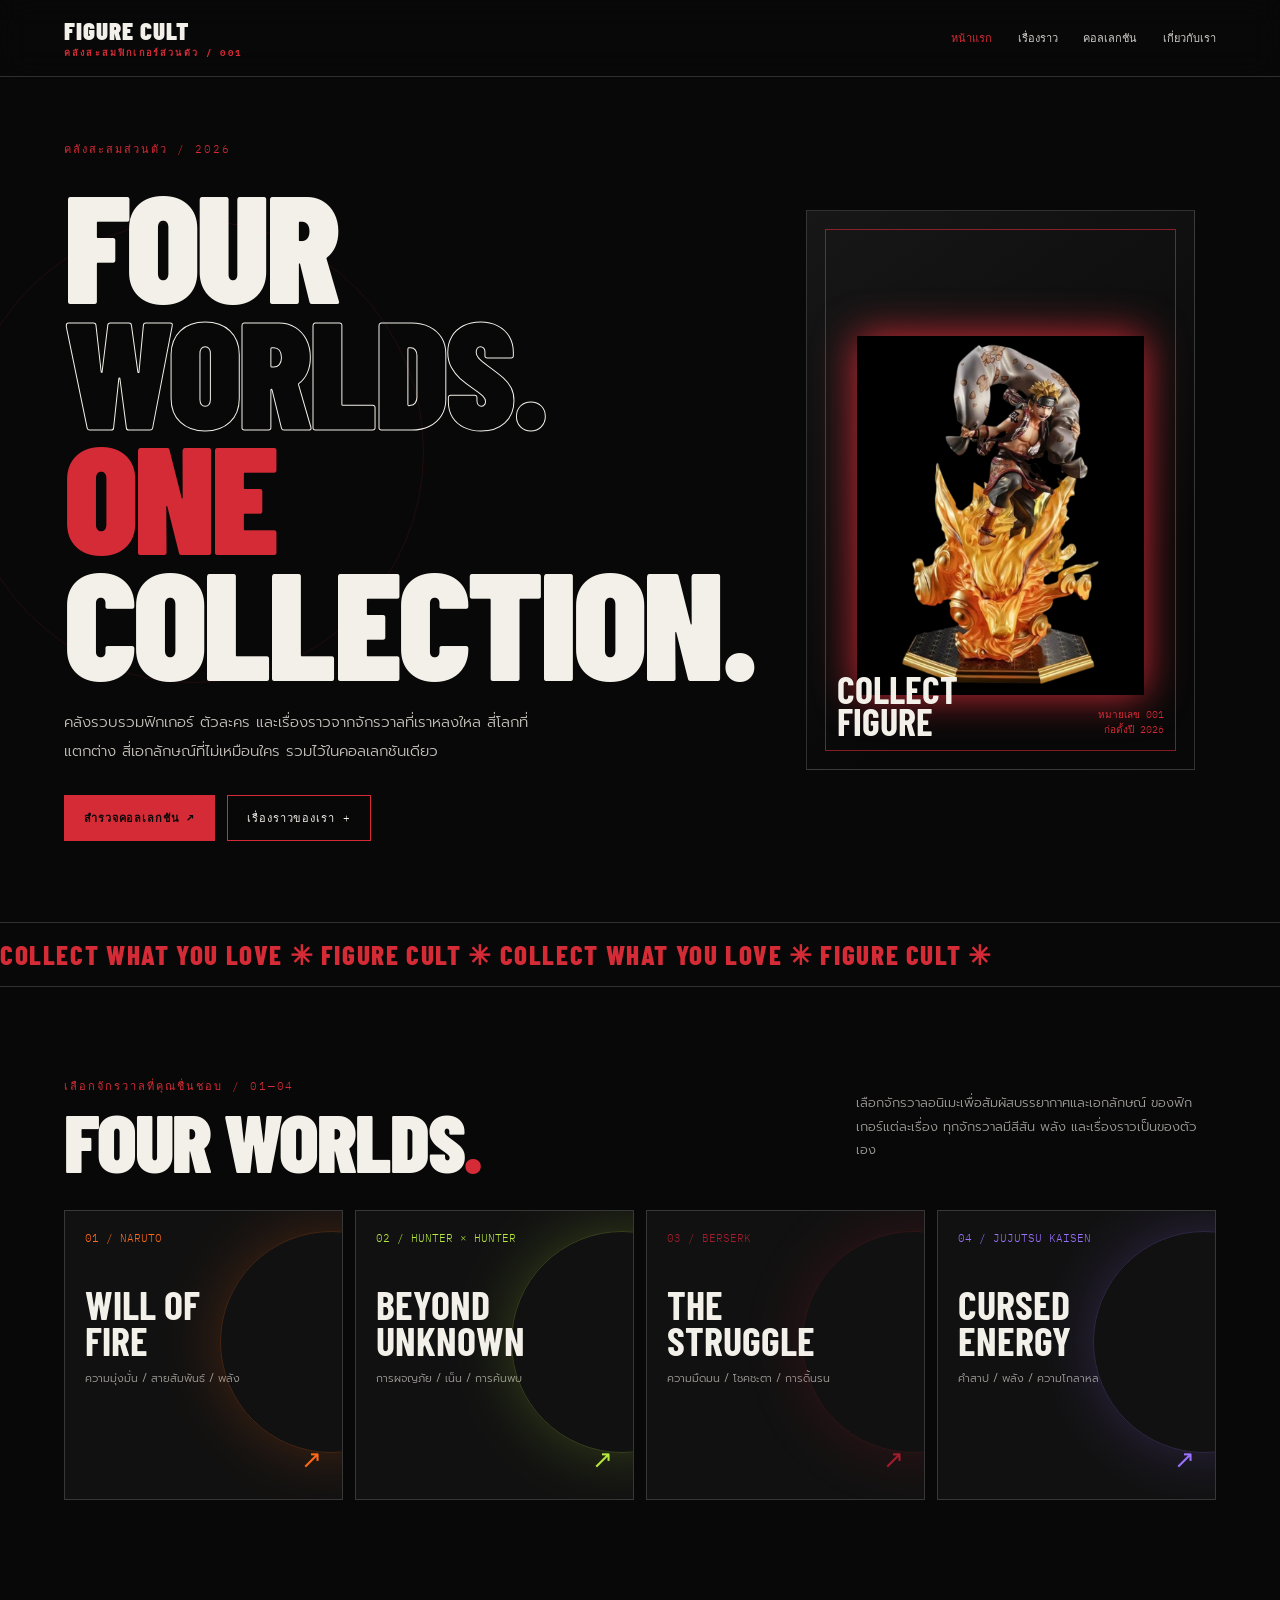
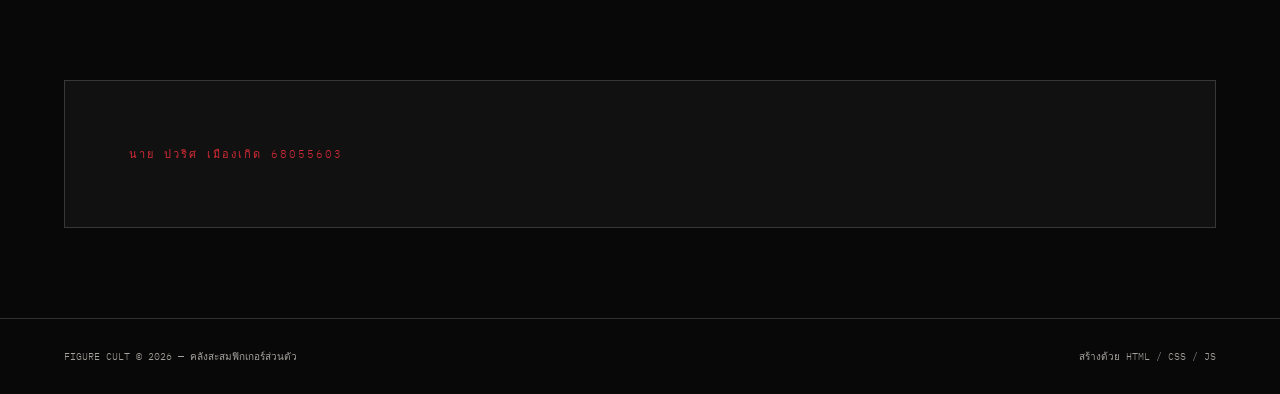
<file: index.html>
<!doctype html>
<html lang="th">
<head>
  <meta charset="utf-8">
  <meta name="viewport" content="width=device-width,initial-scale=1">
  <meta name="theme-color" content="#080808">
  <title>FIGURE CULT — คลังสะสมฟิกเกอร์ส่วนตัว</title>
  <link rel="stylesheet" href="styles.css">
</head>

<body data-theme="default">

<header class="site-header">
  <a class="brand" href="index.html">
    FIGURE CULT
    <span>คลังสะสมฟิกเกอร์ส่วนตัว / 001</span>
  </a>

  <button class="menu-toggle" aria-label="เปิดเมนู" aria-expanded="false">
    เมนู ☰
  </button>

  <nav class="nav">
    <a href="index.html" data-nav="home">หน้าแรก</a>
    <a href="story.html" data-nav="story">เรื่องราว</a>
    <a href="collection.html" data-nav="collection">คอลเลกชัน</a>
    <a href="about.html" data-nav="about">เกี่ยวกับเรา</a>
  </nav>
</header>

<main>

<section class="container hero">

  <div class="hero-copy">
    <div class="eyebrow">คลังสะสมส่วนตัว / 2026</div>

    <h1 class="display">
      FOUR<br>
      <span class="outline">WORLDS.</span><br>
      <span class="accent">ONE</span><br>
      COLLECTION.
    </h1>

    <p class="hero-desc">
      คลังรวบรวมฟิกเกอร์ ตัวละคร และเรื่องราวจากจักรวาลที่เราหลงใหล
      สี่โลกที่แตกต่าง สี่เอกลักษณ์ที่ไม่เหมือนใคร
      รวมไว้ในคอลเลกชันเดียว
    </p>

    <div class="hero-actions">
      <a class="btn primary" href="collection.html">
        สำรวจคอลเลกชัน ↗
      </a>

      <a class="btn" href="story.html">
        เรื่องราวของเรา +
      </a>
    </div>
  </div>

  <div class="hero-art">
    <span class="vertical-tag">วัตถุ / เรื่องราว / ความหลงใหล</span>

    <div class="art-frame">
      <div class="art-glow"></div>

      <div class="figure-silhouette">
        <!-- เปลี่ยนจาก SVG เป็นรูปภาพจริง (เลือกใช้ naruto.png) -->
        <img src="images/naruto.png" alt="Featured Figure" style="width: 100%; height: 100%; object-fit: contain;">
      </div>

      <div class="art-caption">
        <strong>COLLECT<br>FIGURE</strong>
        <small>หมายเลข 001<br>ก่อตั้งปี 2026</small>
      </div>
    </div>
  </div>

</section>

<div class="ticker">
  <span>
    COLLECT WHAT YOU LOVE ✳ FIGURE CULT ✳
    COLLECT WHAT YOU LOVE ✳ FIGURE CULT ✳
  </span>
</div>

<section class="section container">

  <div class="section-head">
    <div>
      <div class="eyebrow">เลือกจักรวาลที่คุณชื่นชอบ / 01—04</div>
      <h2 class="display">
        FOUR WORLDS<span style="color:var(--accent)">.</span>
      </h2>
    </div>

    <p>
      เลือกจักรวาลอนิเมะเพื่อสัมผัสบรรยากาศและเอกลักษณ์
      ของฟิกเกอร์แต่ละเรื่อง ทุกจักรวาลมีสีสัน พลัง
      และเรื่องราวเป็นของตัวเอง
    </p>
  </div>

  <div class="world-grid">

    <a class="world-card" href="collection.html?series=naruto" data-theme-link="naruto" style="--card-accent:#ff6b16">
      <span class="number">01 / NARUTO</span>
      <div>
        <h3>WILL OF<br>FIRE</h3>
        <p>ความมุ่งมั่น / สายสัมพันธ์ / พลัง</p>
      </div>
      <span class="arrow">↗</span>
    </a>

    <a class="world-card" href="collection.html?series=hxh" data-theme-link="hxh" style="--card-accent:#b7e83f">
      <span class="number">02 / HUNTER × HUNTER</span>
      <div>
        <h3>BEYOND<br>UNKNOWN</h3>
        <p>การผจญภัย / เน็น / การค้นพบ</p>
      </div>
      <span class="arrow">↗</span>
    </a>

    <a class="world-card" href="collection.html?series=berserk" data-theme-link="berserk" style="--card-accent:#a51d2d">
      <span class="number">03 / BERSERK</span>
      <div>
        <h3>THE<br>STRUGGLE</h3>
        <p>ความมืดมน / โชคชะตา / การดิ้นรน</p>
      </div>
      <span class="arrow">↗</span>
    </a>

    <a class="world-card" href="collection.html?series=jjk" data-theme-link="jjk" style="--card-accent:#9b73ff">
      <span class="number">04 / JUJUTSU KAISEN</span>
      <div>
        <h3>CURSED<br>ENERGY</h3>
        <p>คำสาป / พลัง / ความโกลาหล</p>
      </div>
      <span class="arrow">↗</span>
    </a>

  </div>

</section>

<section class="container section">
  <div class="story-strip">
    <div>
      <div class="eyebrow">นาย ปวริศ เมืองเกิด 68055603</div>
    </div>
  </div>
</section>

</main>

<footer class="footer">
  <span>FIGURE CULT © 2026 — คลังสะสมฟิกเกอร์ส่วนตัว</span>
  <span>สร้างด้วย HTML / CSS / JS</span>
</footer>

<script src="script.js"></script>

</body>
</html>
</file>
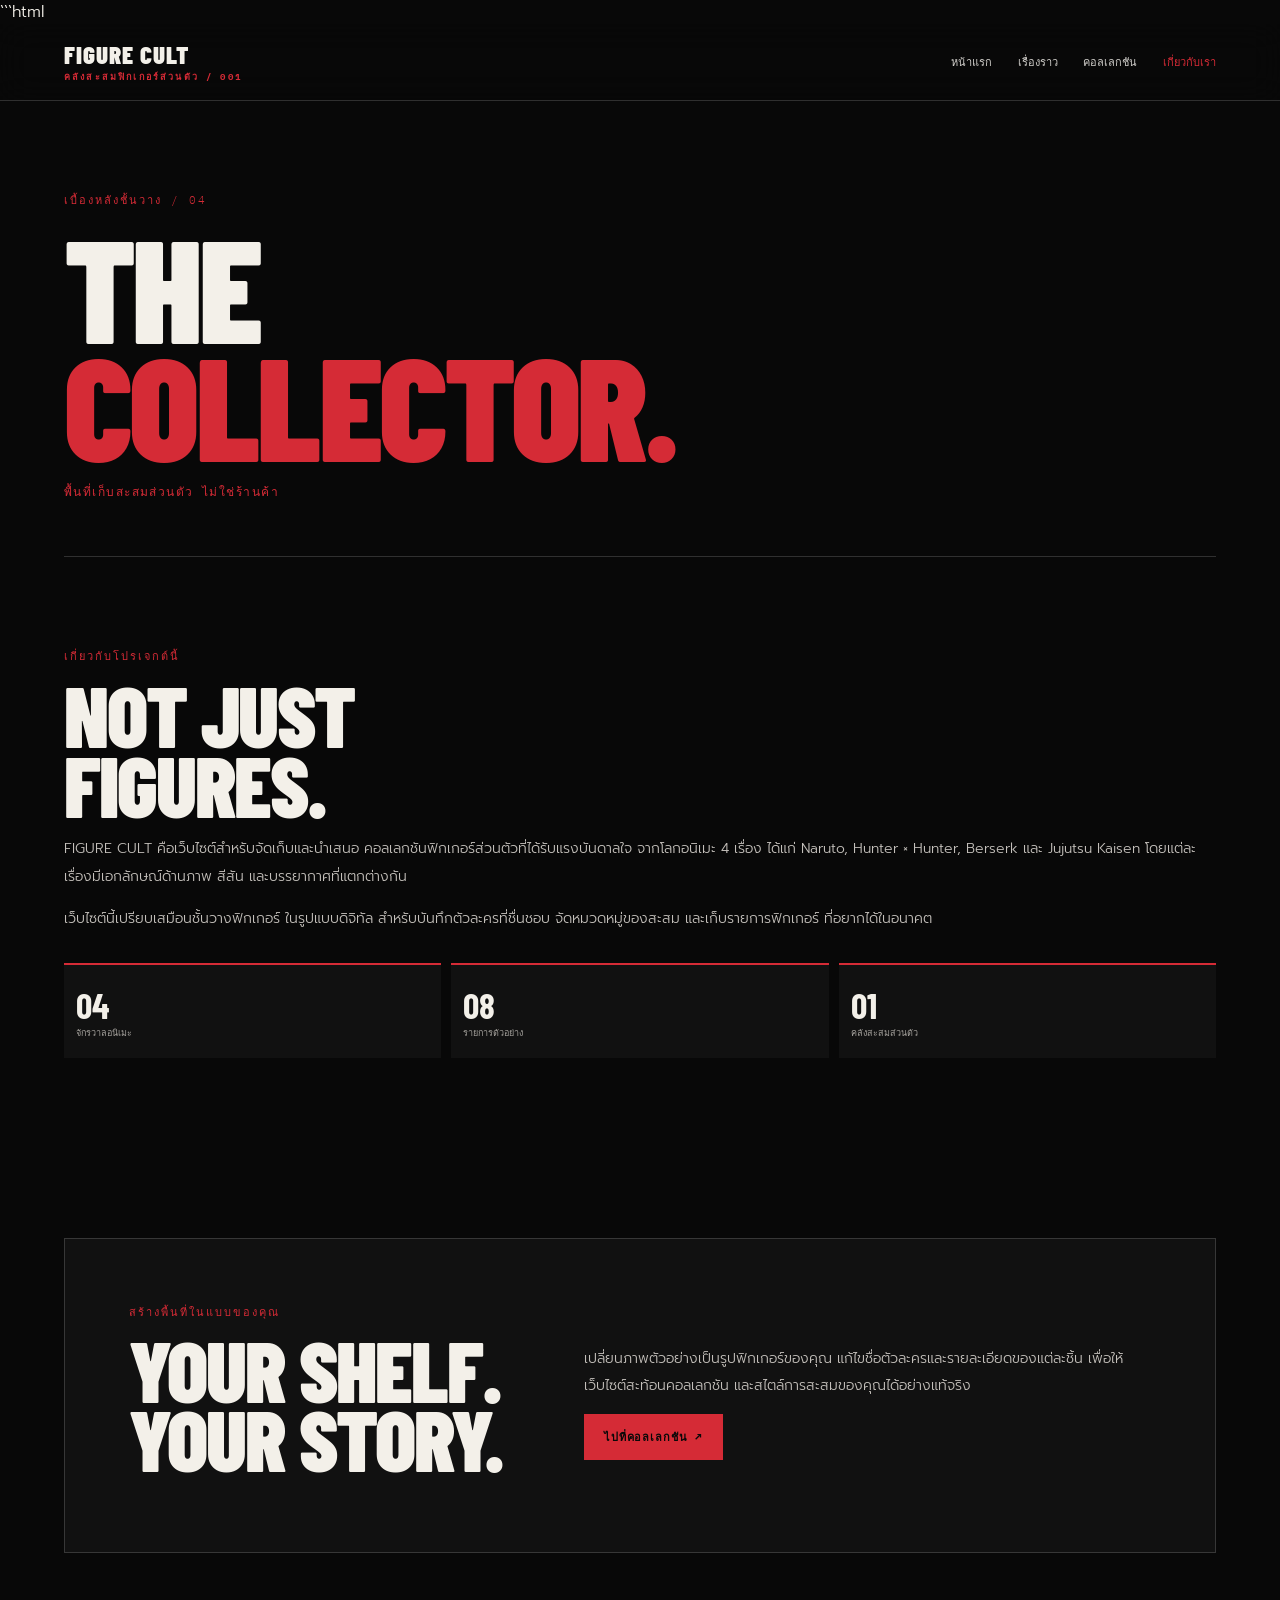
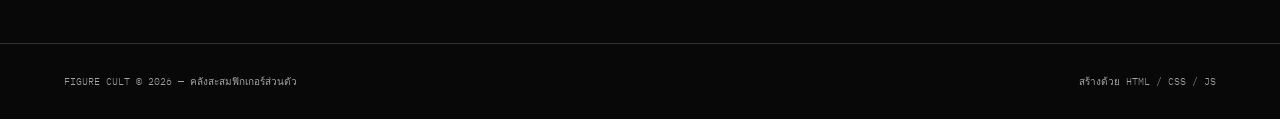
<file: about.html>
```html
<!DOCTYPE html>
<html lang="th">

<head>
    <meta charset="utf-8">
    <meta name="viewport" content="width=device-width, initial-scale=1">

    <title>เกี่ยวกับเรา — FIGURE CULT</title>

    <link rel="stylesheet" href="styles.css">
</head>

<body data-theme="default">

    <!-- NAVIGATION -->
    <header class="site-header">

        <a class="brand" href="index.html">
            FIGURE CULT
            <span>คลังสะสมฟิกเกอร์ส่วนตัว / 001</span>
        </a>

        <button
            class="menu-toggle"
            aria-label="เปิดเมนู"
            aria-expanded="false">
            เมนู ☰
        </button>

        <nav class="nav">
            <a href="index.html" data-nav="home">หน้าแรก</a>
            <a href="story.html" data-nav="story">เรื่องราว</a>
            <a href="collection.html" data-nav="collection">คอลเลกชัน</a>
            <a href="about.html" data-nav="about">เกี่ยวกับเรา</a>
        </nav>

    </header>


    <main class="container">

        <!-- PAGE HERO -->
        <section class="page-hero">

            <div class="eyebrow">
                เบื้องหลังชั้นวาง / 04
            </div>

            <h1 class="display">
                THE<br>
                <span style="color:var(--accent)">COLLECTOR.</span>
            </h1>

            <div class="tagline">
                พื้นที่เก็บสะสมส่วนตัว ไม่ใช่ร้านค้า
            </div>

        </section>


        <!-- ABOUT CONTENT -->
        <section class="section about-layout">

            <div class="about-copy">

                <div class="eyebrow">
                    เกี่ยวกับโปรเจกต์นี้
                </div>

                <h2 class="display">
                    NOT JUST<br>
                    FIGURES.
                </h2>

                <p>
                    FIGURE CULT คือเว็บไซต์สำหรับจัดเก็บและนำเสนอ
                    คอลเลกชันฟิกเกอร์ส่วนตัวที่ได้รับแรงบันดาลใจ
                    จากโลกอนิเมะ 4 เรื่อง ได้แก่ Naruto,
                    Hunter × Hunter, Berserk และ Jujutsu Kaisen
                    โดยแต่ละเรื่องมีเอกลักษณ์ด้านภาพ สีสัน
                    และบรรยากาศที่แตกต่างกัน
                </p>

                <p>
                    เว็บไซต์นี้เปรียบเสมือนชั้นวางฟิกเกอร์
                    ในรูปแบบดิจิทัล สำหรับบันทึกตัวละครที่ชื่นชอบ
                    จัดหมวดหมู่ของสะสม และเก็บรายการฟิกเกอร์
                    ที่อยากได้ในอนาคต
                </p>


                <!-- COLLECTION STATISTICS -->
                <div class="stat-row">

                    <div class="stat">
                        <strong>04</strong>
                        <span>จักรวาลอนิเมะ</span>
                    </div>

                    <div class="stat">
                        <strong>08</strong>
                        <span>รายการตัวอย่าง</span>
                    </div>

                    <div class="stat">
                        <strong>01</strong>
                        <span>คลังสะสมส่วนตัว</span>
                    </div>

                </div>

            </div>

        </section>


        <!-- COLLECTION MESSAGE -->
        <section class="section">

            <div class="story-strip">

                <div>

                    <div class="eyebrow">
                        สร้างพื้นที่ในแบบของคุณ
                    </div>

                    <h2 class="display">
                        YOUR SHELF.<br>
                        YOUR STORY.
                    </h2>

                </div>


                <div>

                    <p>
                        เปลี่ยนภาพตัวอย่างเป็นรูปฟิกเกอร์ของคุณ
                        แก้ไขชื่อตัวละครและรายละเอียดของแต่ละชิ้น
                        เพื่อให้เว็บไซต์สะท้อนคอลเลกชัน
                        และสไตล์การสะสมของคุณได้อย่างแท้จริง
                    </p>

                    <a class="btn primary" href="collection.html">
                        ไปที่คอลเลกชัน ↗
                    </a>

                </div>

            </div>

        </section>

    </main>


    <!-- FOOTER -->
    <footer class="footer">

        <span>
            FIGURE CULT © 2026 — คลังสะสมฟิกเกอร์ส่วนตัว
        </span>

        <span>
            สร้างด้วย HTML / CSS / JS
        </span>

    </footer>


    <!-- FIGURE DETAIL MODAL -->
    <div
        class="modal"
        id="figure-modal"
        role="dialog"
        aria-modal="true"
        aria-label="รายละเอียดฟิกเกอร์">

        <div class="modal-box">

            <button
                class="modal-close"
                aria-label="ปิดรายละเอียด">
                ✕
            </button>

            <div class="modal-art" id="modal-art"></div>

            <div class="modal-content">

                <span class="eyebrow" id="modal-series"></span>

                <h2 id="modal-title"></h2>

                <p id="modal-desc"></p>

                <div class="card-bottom">
                    <span id="modal-type"></span>
                    <span id="modal-status"></span>
                </div>

            </div>

        </div>

    </div>


    <!-- JAVASCRIPT -->
    <script src="script.js"></script>

</body>

</html>
</file>
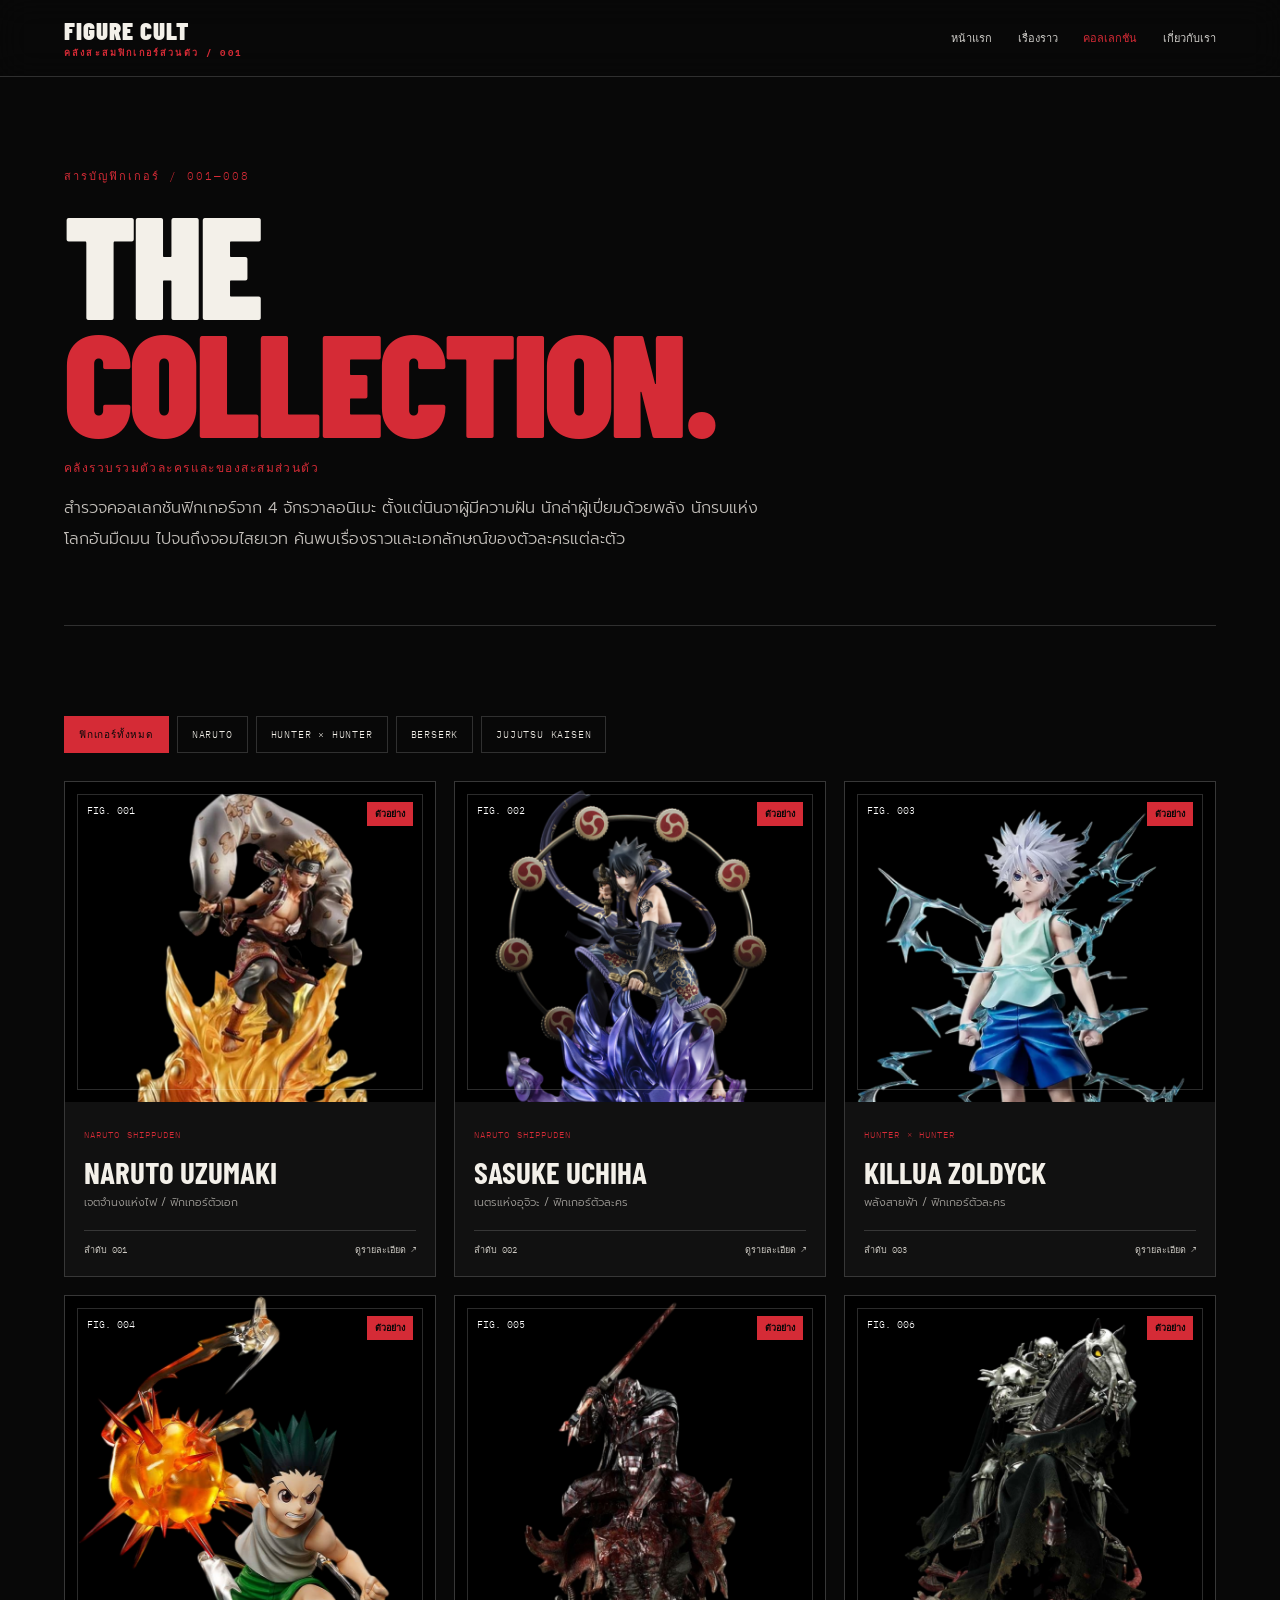
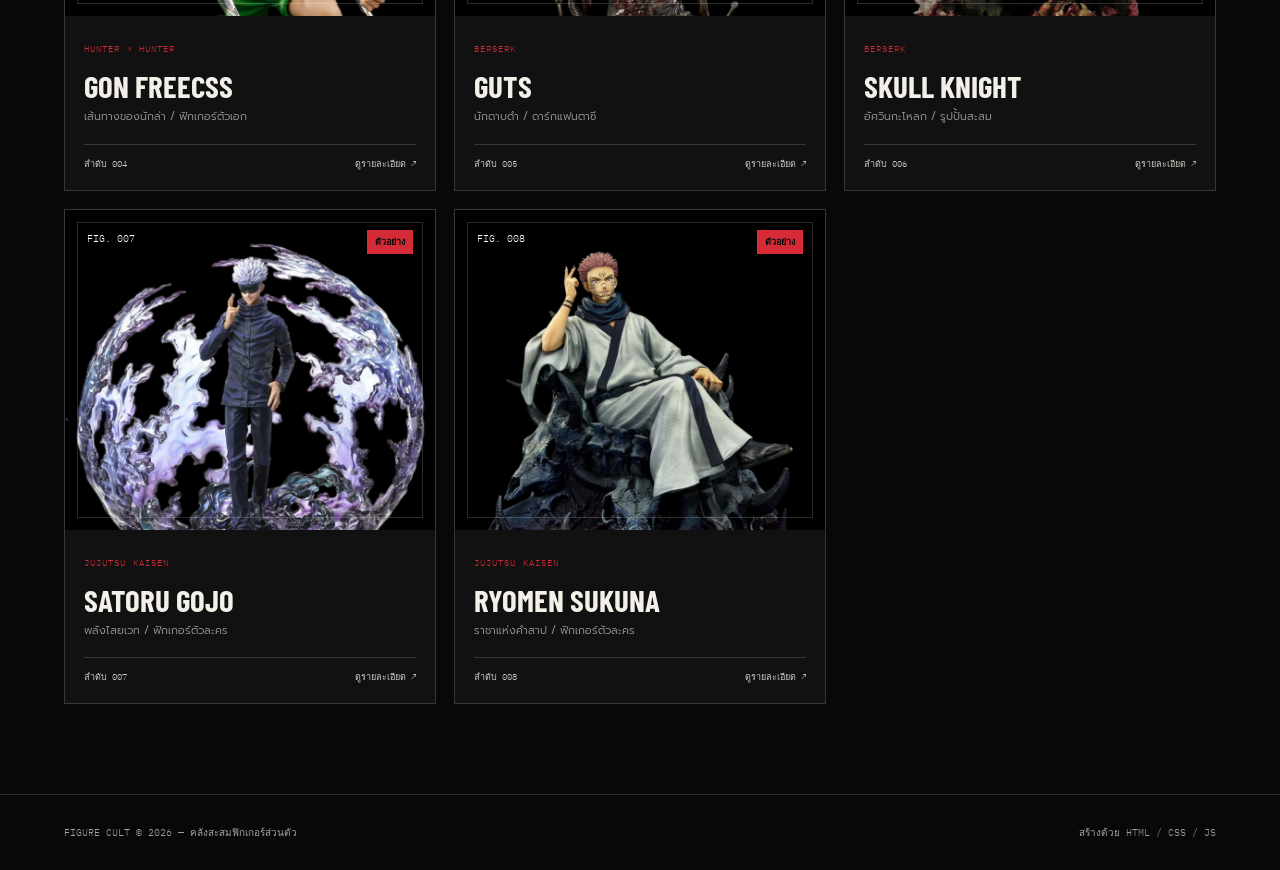
<file: collection.html>
<!doctype html>
<html lang="th">
<head>
  <meta charset="utf-8">
  <meta name="viewport" content="width=device-width,initial-scale=1">
  <title>คอลเลกชัน — FIGURE CULT</title>
  <link rel="stylesheet" href="styles.css">
</head>

<body data-theme="default">

<header class="site-header">
  <a class="brand" href="index.html">
    FIGURE CULT
    <span>คลังสะสมฟิกเกอร์ส่วนตัว / 001</span>
  </a>

  <button class="menu-toggle"
    aria-label="เปิดเมนู"
    aria-expanded="false">
    เมนู ☰
  </button>

  <nav class="nav">
    <a href="index.html" data-nav="home">หน้าแรก</a>
    <a href="story.html" data-nav="story">เรื่องราว</a>
    <a href="collection.html" data-nav="collection">คอลเลกชัน</a>
    <a href="about.html" data-nav="about">เกี่ยวกับเรา</a>
  </nav>
</header>

<main class="container">

  <section class="page-hero">

    <div class="eyebrow">สารบัญฟิกเกอร์ / 001—008</div>

    <h1 class="display">
      THE<br>
      <span style="color:var(--accent)">COLLECTION.</span>
    </h1>

    <div class="tagline">
      คลังรวบรวมตัวละครและของสะสมส่วนตัว
    </div>

    <p>
      สำรวจคอลเลกชันฟิกเกอร์จาก 4 จักรวาลอนิเมะ
      ตั้งแต่นินจาผู้มีความฝัน นักล่าผู้เปี่ยมด้วยพลัง
      นักรบแห่งโลกอันมืดมน ไปจนถึงจอมไสยเวท
      ค้นพบเรื่องราวและเอกลักษณ์ของตัวละครแต่ละตัว
    </p>

  </section>

  <section class="section">

    <div class="filter-bar" role="group"
      aria-label="กรองคอลเลกชัน">

      <button class="filter-btn active" data-filter="all">
        ฟิกเกอร์ทั้งหมด
      </button>

      <button class="filter-btn" data-filter="naruto">
        NARUTO
      </button>

      <button class="filter-btn" data-filter="hxh">
        HUNTER × HUNTER
      </button>

      <button class="filter-btn" data-filter="berserk">
        BERSERK
      </button>

      <button class="filter-btn" data-filter="jjk">
        JUJUTSU KAISEN
      </button>

    </div>

    <div class="figure-grid" id="figure-grid">

      <!-- FIGURE 001 : NARUTO -->
      <article class="figure-card"
        data-series="naruto"
        data-title="Naruto Uzumaki"
        data-type="โชเน็น / ฟิกเกอร์ตัวเอก"
        data-status="ตัวอย่างในคลัง"
        data-desc="นินจาจากหมู่บ้านโคโนฮะ ผู้ไม่เคยยอมแพ้ต่ออุปสรรค ด้วยความฝันที่จะเป็นโฮคาเงะ สีส้มอันเป็นเอกลักษณ์สื่อถึงพลัง ความมุ่งมั่น และเจตจำนงแห่งไฟ"
        data-svg="ninja">

        <div class="figure-image" style="--glow:#ff6b16">
          <span class="figure-number">FIG. 001</span>
          <span class="figure-status">ตัวอย่าง</span>

          <img
            src="images/naruto.png"
            alt="Naruto Uzumaki Figure"
            class="figure-photo">
        </div>

        <div class="figure-info">
          <span class="series">NARUTO SHIPPUDEN</span>
          <h3>Naruto Uzumaki</h3>
          <p>เจตจำนงแห่งไฟ / ฟิกเกอร์ตัวเอก</p>

          <div class="card-bottom">
            <span>ลำดับ 001</span>
            <span>ดูรายละเอียด ↗</span>
          </div>
        </div>
      </article>

      <!-- FIGURE 002 : SASUKE -->
      <article class="figure-card"
        data-series="naruto"
        data-title="Sasuke Uchiha"
        data-type="โชเน็น / ฟิกเกอร์ตัวละคร"
        data-status="ตัวอย่างในคลัง"
        data-desc="นินจาจากตระกูลอุจิวะ ผู้มีความสามารถในการต่อสู้และพลังเนตรอันโดดเด่น สีม่วงและสีน้ำเงินเข้มสะท้อนความลึกลับ ความโดดเดี่ยว และเส้นทางที่เขาเลือกเดิน"
        data-svg="sasuke">

        <div class="figure-image" style="--glow:#7865ff">
          <span class="figure-number">FIG. 002</span>
          <span class="figure-status">ตัวอย่าง</span>

          <img
            src="images/sasuke.png"
            alt="Sasuke Uchiha Figure"
            class="figure-photo">
        </div>

        <div class="figure-info">
          <span class="series">NARUTO SHIPPUDEN</span>
          <h3>Sasuke Uchiha</h3>
          <p>เนตรแห่งอุจิวะ / ฟิกเกอร์ตัวละคร</p>

          <div class="card-bottom">
            <span>ลำดับ 002</span>
            <span>ดูรายละเอียด ↗</span>
          </div>
        </div>
      </article>

      <!-- FIGURE 003 : KILLUA -->
      <article class="figure-card"
        data-series="hxh"
        data-title="Killua Zoldyck"
        data-type="ผจญภัย / ฟิกเกอร์ตัวละคร"
        data-status="ตัวอย่างในคลัง"
        data-desc="นักล่าหนุ่มจากตระกูลนักฆ่าชื่อดัง ผู้มีความรวดเร็ว ไหวพริบ และความสามารถในการใช้พลังสายฟ้า สีเขียวและสีฟ้าสื่อถึงพลังงาน ความคล่องตัว และความเป็นอิสระ"
        data-svg="hunter">

        <div class="figure-image" style="--glow:#b7e83f">
          <span class="figure-number">FIG. 003</span>
          <span class="figure-status">ตัวอย่าง</span>

          <img
            src="images/killua.png"
            alt="Killua Zoldyck Figure"
            class="figure-photo">
        </div>

        <div class="figure-info">
          <span class="series">HUNTER × HUNTER</span>
          <h3>Killua Zoldyck</h3>
          <p>พลังสายฟ้า / ฟิกเกอร์ตัวละคร</p>

          <div class="card-bottom">
            <span>ลำดับ 003</span>
            <span>ดูรายละเอียด ↗</span>
          </div>
        </div>
      </article>

      <!-- FIGURE 004 : GON -->
      <article class="figure-card"
        data-series="hxh"
        data-title="Gon Freecss"
        data-type="ผจญภัย / ฟิกเกอร์ตัวเอก"
        data-status="ตัวอย่างในคลัง"
        data-desc="เด็กหนุ่มผู้ร่าเริงและกล้าหาญ ออกเดินทางเพื่อค้นหาพ่อของตนเอง ด้วยความมุ่งมั่นและพลังที่ซ่อนอยู่ สีเขียวสื่อถึงการเติบโต การผจญภัย และความหวัง"
        data-svg="gon">

        <div class="figure-image" style="--glow:#58b879">
          <span class="figure-number">FIG. 004</span>
          <span class="figure-status">ตัวอย่าง</span>

          <img
            src="images/gon.png"
            alt="Gon Freecss Figure"
            class="figure-photo">
        </div>

        <div class="figure-info">
          <span class="series">HUNTER × HUNTER</span>
          <h3>Gon Freecss</h3>
          <p>เส้นทางของนักล่า / ฟิกเกอร์ตัวเอก</p>

          <div class="card-bottom">
            <span>ลำดับ 004</span>
            <span>ดูรายละเอียด ↗</span>
          </div>
        </div>
      </article>

      <!-- FIGURE 005 : GUTS -->
      <article class="figure-card"
        data-series="berserk"
        data-title="Guts"
        data-type="ดาร์กแฟนตาซี / รูปปั้นสะสม"
        data-status="ตัวอย่างในคลัง"
        data-desc="นักดาบดำผู้ต่อสู้กับชะตากรรมในโลกอันโหดร้าย ดาบขนาดมหึมาและชุดเกราะสีเข้มเป็นสัญลักษณ์ของการเอาชีวิตรอด ความเจ็บปวด และความมุ่งมั่นที่จะก้าวต่อไป"
        data-svg="guts">

        <div class="figure-image" style="--glow:#a51d2d">
          <span class="figure-number">FIG. 005</span>
          <span class="figure-status">ตัวอย่าง</span>

          <img
            src="images/guts.png"
            alt="Guts Figure"
            class="figure-photo">
        </div>

        <div class="figure-info">
          <span class="series">BERSERK</span>
          <h3>Guts</h3>
          <p>นักดาบดำ / ดาร์กแฟนตาซี</p>

          <div class="card-bottom">
            <span>ลำดับ 005</span>
            <span>ดูรายละเอียด ↗</span>
          </div>
        </div>
      </article>

      <!-- FIGURE 006 : SKULL KNIGHT -->
      <article class="figure-card"
        data-series="berserk"
        data-title="Skull Knight"
        data-type="ดาร์กแฟนตาซี / รูปปั้นสะสม"
        data-status="ตัวอย่างในคลัง"
        data-desc="อัศวินลึกลับผู้ปรากฏตัวในช่วงเวลาสำคัญของโลกเบอร์เซิร์ก รูปลักษณ์โครงกระดูกและชุดเกราะสีดำสร้างความรู้สึกน่าเกรงขาม สะท้อนบรรยากาศลึกลับและความมืดมนของเรื่อง"
        data-svg="skull-knight">

        <div class="figure-image" style="--glow:#8b2635">
          <span class="figure-number">FIG. 006</span>
          <span class="figure-status">ตัวอย่าง</span>

          <img
            src="images/skull-knight.png"
            alt="Skull Knight Figure"
            class="figure-photo">
        </div>

        <div class="figure-info">
          <span class="series">BERSERK</span>
          <h3>Skull Knight</h3>
          <p>อัศวินกะโหลก / รูปปั้นสะสม</p>

          <div class="card-bottom">
            <span>ลำดับ 006</span>
            <span>ดูรายละเอียด ↗</span>
          </div>
        </div>
      </article>

      <!-- FIGURE 007 : GOJO -->
      <article class="figure-card"
        data-series="jjk"
        data-title="Satoru Gojo"
        data-type="เหนือธรรมชาติ / ฟิกเกอร์ตัวละคร"
        data-status="ตัวอย่างในคลัง"
        data-desc="อาจารย์ไสยเวทผู้มีพลังอันโดดเด่นและความสามารถในการควบคุมพลังคำสาป สีม่วงและสีน้ำเงินสื่อถึงมิติที่เหนือธรรมชาติ ความสงบนิ่ง และพลังที่ยากจะหยั่งถึง"
        data-svg="cursed">

        <div class="figure-image" style="--glow:#9b73ff">
          <span class="figure-number">FIG. 007</span>
          <span class="figure-status">ตัวอย่าง</span>

          <img
            src="images/gojo.png"
            alt="Satoru Gojo Figure"
            class="figure-photo">
        </div>

        <div class="figure-info">
          <span class="series">JUJUTSU KAISEN</span>
          <h3>Satoru Gojo</h3>
          <p>พลังไสยเวท / ฟิกเกอร์ตัวละคร</p>

          <div class="card-bottom">
            <span>ลำดับ 007</span>
            <span>ดูรายละเอียด ↗</span>
          </div>
        </div>
      </article>

      <!-- FIGURE 008 : SUKUNA -->
      <article class="figure-card"
        data-series="jjk"
        data-title="Ryomen Sukuna"
        data-type="เหนือธรรมชาติ / ฟิกเกอร์ตัวละคร"
        data-status="ตัวอย่างในคลัง"
        data-desc="ราชาแห่งคำสาปผู้ทรงพลังและน่าเกรงขาม บุคลิกอันโหดเหี้ยมและพลังที่เหนือชั้นทำให้เขาเป็นหนึ่งในตัวละครที่โดดเด่นของเรื่อง สีแดงเข้มและสีดำสะท้อนอันตรายและความน่าหวาดหวั่น"
        data-svg="sukuna">

        <div class="figure-image" style="--glow:#d52b45">
          <span class="figure-number">FIG. 008</span>
          <span class="figure-status">ตัวอย่าง</span>

          <img
            src="images/sukuna.png"
            alt="Ryomen Sukuna Figure"
            class="figure-photo">
        </div>

        <div class="figure-info">
          <span class="series">JUJUTSU KAISEN</span>
          <h3>Ryomen Sukuna</h3>
          <p>ราชาแห่งคำสาป / ฟิกเกอร์ตัวละคร</p>

          <div class="card-bottom">
            <span>ลำดับ 008</span>
            <span>ดูรายละเอียด ↗</span>
          </div>
        </div>
      </article>

    </div>

    <p class="empty-note" id="empty-note" hidden>
      ยังไม่มีฟิกเกอร์ในหมวดหมู่นี้
    </p>

  </section>

</main>

<footer class="footer">
  <span>FIGURE CULT © 2026 — คลังสะสมฟิกเกอร์ส่วนตัว</span>
  <span>สร้างด้วย HTML / CSS / JS</span>
</footer>

<div class="modal" id="figure-modal"
  role="dialog"
  aria-modal="true"
  aria-label="รายละเอียดฟิกเกอร์">

  <div class="modal-box">

    <button class="modal-close" aria-label="ปิดรายละเอียด">
      ✕
    </button>

    <div class="modal-art" id="modal-art"></div>

    <div class="modal-content">

      <span class="eyebrow" id="modal-series"></span>

      <h2 id="modal-title"></h2>

      <p id="modal-desc"></p>

      <div class="card-bottom">
        <span id="modal-type"></span>
        <span id="modal-status"></span>
      </div>

    </div>

  </div>
</div>

<script src="script.js"></script>

</body>
</html>
</file>
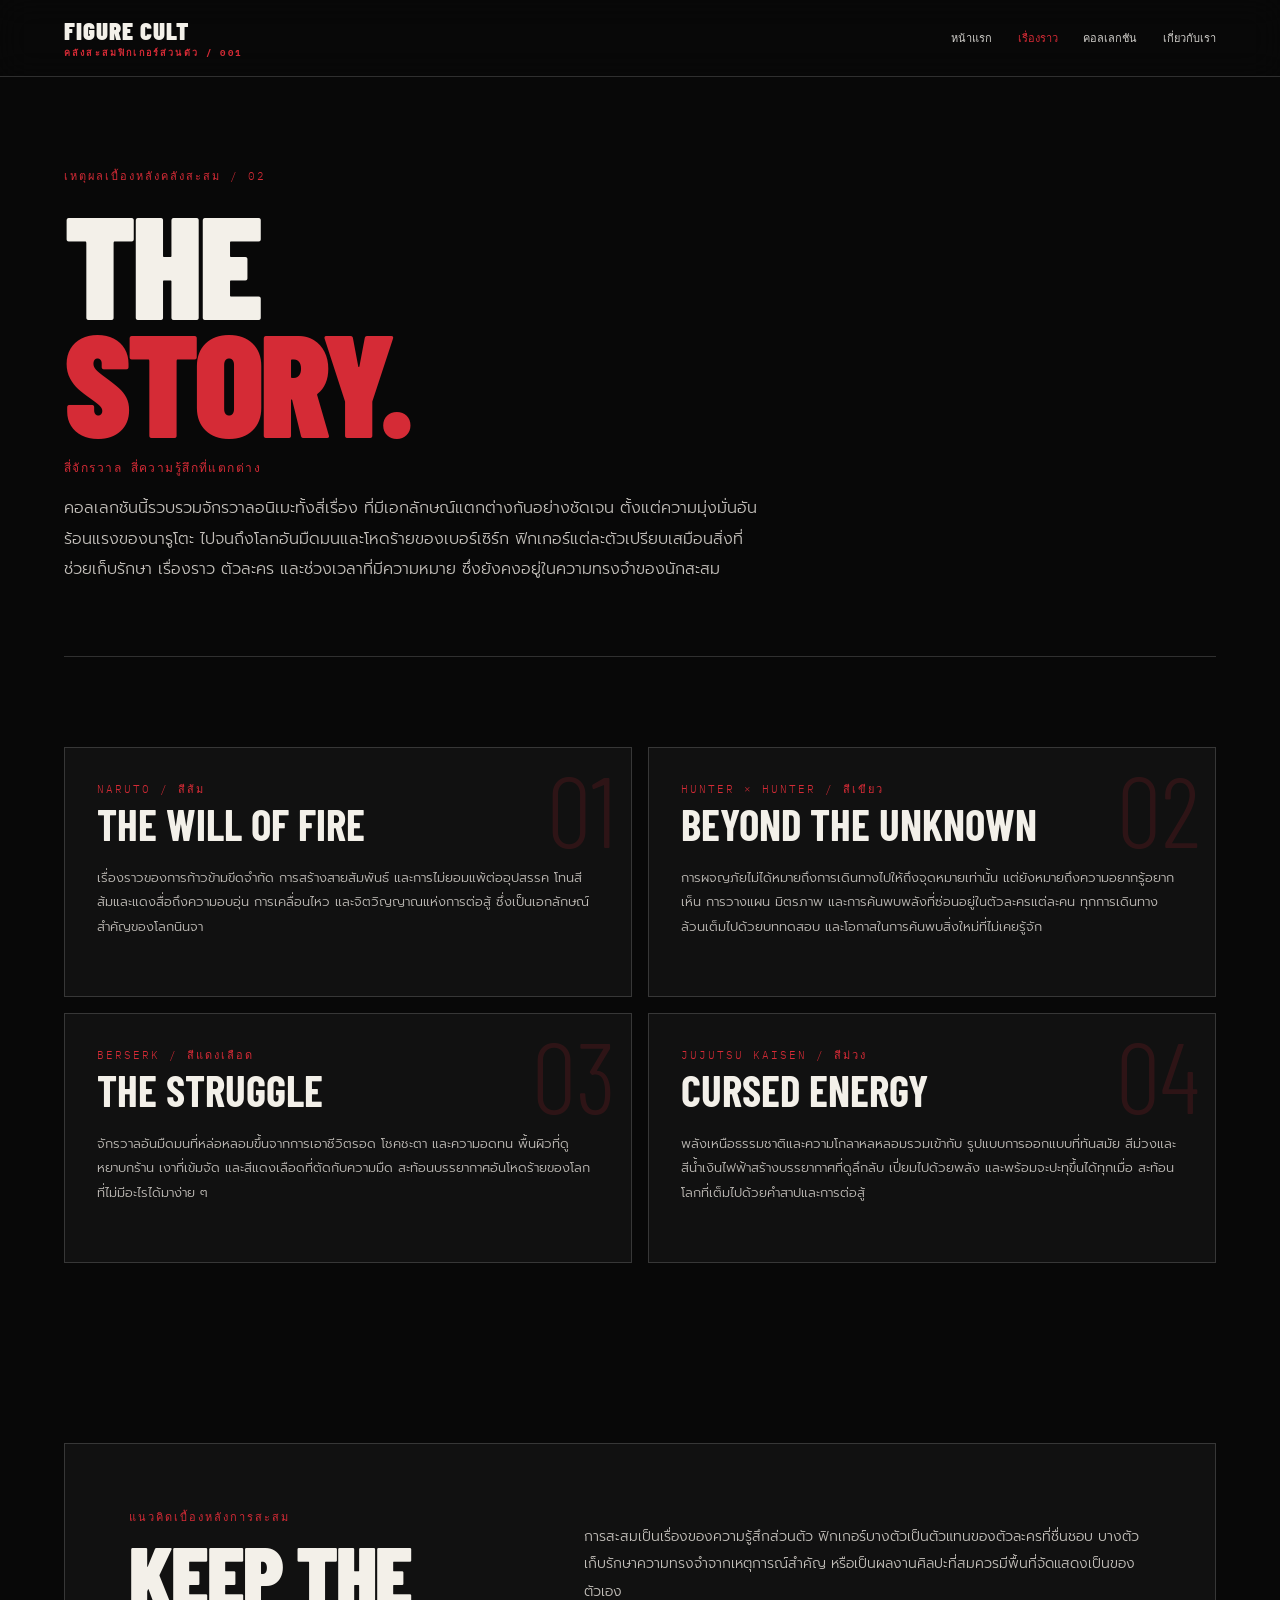
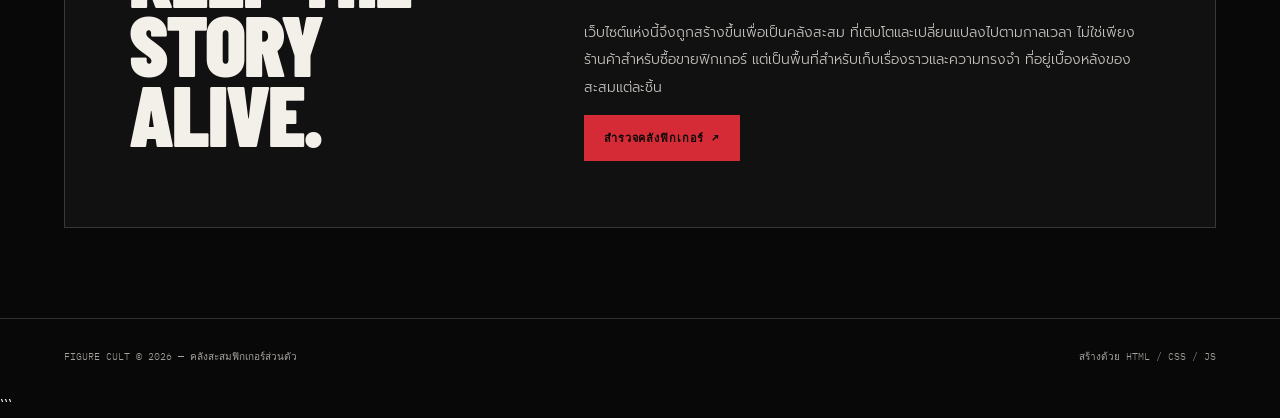
<file: story.html>
<!doctype html>
<html lang="th">
<head>
  <meta charset="utf-8">
  <meta name="viewport" content="width=device-width,initial-scale=1">
  <title>เรื่องราว — FIGURE CULT</title>
  <link rel="stylesheet" href="styles.css">
</head>

<body data-theme="default">

<header class="site-header">
  <a class="brand" href="index.html">
    FIGURE CULT
    <span>คลังสะสมฟิกเกอร์ส่วนตัว / 001</span>
  </a>

  <button class="menu-toggle" aria-label="เปิดเมนู" aria-expanded="false">
    เมนู ☰
  </button>

  <nav class="nav">
    <a href="index.html" data-nav="home">หน้าแรก</a>
    <a href="story.html" data-nav="story">เรื่องราว</a>
    <a href="collection.html" data-nav="collection">คอลเลกชัน</a>
    <a href="about.html" data-nav="about">เกี่ยวกับเรา</a>
  </nav>
</header>

<main class="container">

  <!-- ส่วนแนะนำเรื่องราว -->

  <section class="page-hero">

    <div class="eyebrow">
      เหตุผลเบื้องหลังคลังสะสม / 02
    </div>

    <h1 class="display">
      THE<br>
      <span style="color:var(--accent)">STORY.</span>
    </h1>

    <div class="tagline">
      สี่จักรวาล สี่ความรู้สึกที่แตกต่าง
    </div>

    <p>
      คอลเลกชันนี้รวบรวมจักรวาลอนิเมะทั้งสี่เรื่อง
      ที่มีเอกลักษณ์แตกต่างกันอย่างชัดเจน
      ตั้งแต่ความมุ่งมั่นอันร้อนแรงของนารูโตะ
      ไปจนถึงโลกอันมืดมนและโหดร้ายของเบอร์เซิร์ก
      ฟิกเกอร์แต่ละตัวเปรียบเสมือนสิ่งที่ช่วยเก็บรักษา
      เรื่องราว ตัวละคร และช่วงเวลาที่มีความหมาย
      ซึ่งยังคงอยู่ในความทรงจำของนักสะสม
    </p>

  </section>


  <!-- เรื่องราวของแต่ละจักรวาล -->

  <section class="section">

    <div class="story-list">

      <!-- NARUTO -->

      <article class="story-card" data-story-theme="naruto">

        <span class="big-number">01</span>

        <div class="eyebrow">
          Naruto / สีส้ม
        </div>

        <h2>THE WILL OF FIRE</h2>

        <p>
          เรื่องราวของการก้าวข้ามขีดจำกัด
          การสร้างสายสัมพันธ์ และการไม่ยอมแพ้ต่ออุปสรรค
          โทนสีส้มและแดงสื่อถึงความอบอุ่น
          การเคลื่อนไหว และจิตวิญญาณแห่งการต่อสู้
          ซึ่งเป็นเอกลักษณ์สำคัญของโลกนินจา
        </p>

      </article>


      <!-- HUNTER × HUNTER -->

      <article class="story-card" data-story-theme="hxh">

        <span class="big-number">02</span>

        <div class="eyebrow">
          Hunter × Hunter / สีเขียว
        </div>

        <h2>BEYOND THE UNKNOWN</h2>

        <p>
          การผจญภัยไม่ได้หมายถึงการเดินทางไปให้ถึงจุดหมายเท่านั้น
          แต่ยังหมายถึงความอยากรู้อยากเห็น การวางแผน
          มิตรภาพ และการค้นพบพลังที่ซ่อนอยู่ในตัวละครแต่ละคน
          ทุกการเดินทางล้วนเต็มไปด้วยบททดสอบ
          และโอกาสในการค้นพบสิ่งใหม่ที่ไม่เคยรู้จัก
        </p>

      </article>


      <!-- BERSERK -->

      <article class="story-card" data-story-theme="berserk">

        <span class="big-number">03</span>

        <div class="eyebrow">
          Berserk / สีแดงเลือด
        </div>

        <h2>THE STRUGGLE</h2>

        <p>
          จักรวาลอันมืดมนที่หล่อหลอมขึ้นจากการเอาชีวิตรอด
          โชคชะตา และความอดทน
          พื้นผิวที่ดูหยาบกร้าน เงาที่เข้มจัด
          และสีแดงเลือดที่ตัดกับความมืด
          สะท้อนบรรยากาศอันโหดร้ายของโลกที่ไม่มีอะไรได้มาง่าย ๆ
        </p>

      </article>


      <!-- JUJUTSU KAISEN -->

      <article class="story-card" data-story-theme="jjk">

        <span class="big-number">04</span>

        <div class="eyebrow">
          Jujutsu Kaisen / สีม่วง
        </div>

        <h2>CURSED ENERGY</h2>

        <p>
          พลังเหนือธรรมชาติและความโกลาหลหลอมรวมเข้ากับ
          รูปแบบการออกแบบที่ทันสมัย
          สีม่วงและสีน้ำเงินไฟฟ้าสร้างบรรยากาศที่ดูลึกลับ
          เปี่ยมไปด้วยพลัง และพร้อมจะปะทุขึ้นได้ทุกเมื่อ
          สะท้อนโลกที่เต็มไปด้วยคำสาปและการต่อสู้
        </p>

      </article>

    </div>

  </section>


  <!-- แนวคิดของการสะสม -->

  <section class="section">

    <div class="story-strip">

      <div>

        <div class="eyebrow">
          แนวคิดเบื้องหลังการสะสม
        </div>

        <h2 class="display">
          KEEP THE<br>
          STORY ALIVE.
        </h2>

      </div>

      <div>

        <p>
          การสะสมเป็นเรื่องของความรู้สึกส่วนตัว
          ฟิกเกอร์บางตัวเป็นตัวแทนของตัวละครที่ชื่นชอบ
          บางตัวเก็บรักษาความทรงจำจากเหตุการณ์สำคัญ
          หรือเป็นผลงานศิลปะที่สมควรมีพื้นที่จัดแสดงเป็นของตัวเอง
        </p>

        <p>
          เว็บไซต์แห่งนี้จึงถูกสร้างขึ้นเพื่อเป็นคลังสะสม
          ที่เติบโตและเปลี่ยนแปลงไปตามกาลเวลา
          ไม่ใช่เพียงร้านค้าสำหรับซื้อขายฟิกเกอร์
          แต่เป็นพื้นที่สำหรับเก็บเรื่องราวและความทรงจำ
          ที่อยู่เบื้องหลังของสะสมแต่ละชิ้น
        </p>

        <a class="btn primary" href="collection.html">
          สำรวจคลังฟิกเกอร์ ↗
        </a>

      </div>

    </div>

  </section>

</main>


<footer class="footer">
  <span>FIGURE CULT © 2026 — คลังสะสมฟิกเกอร์ส่วนตัว</span>
  <span>สร้างด้วย HTML / CSS / JS</span>
</footer>


<div class="modal"
  id="figure-modal"
  role="dialog"
  aria-modal="true"
  aria-label="รายละเอียดฟิกเกอร์">

  <div class="modal-box">

    <button class="modal-close" aria-label="ปิดรายละเอียด">
      ✕
    </button>

    <div class="modal-art" id="modal-art"></div>

    <div class="modal-content">

      <span class="eyebrow" id="modal-series"></span>

      <h2 id="modal-title"></h2>

      <p id="modal-desc"></p>

      <div class="card-bottom">
        <span id="modal-type"></span>
        <span id="modal-status"></span>
      </div>

    </div>

  </div>

</div>

<script src="script.js"></script>

</body>
</html>
```
</file>
<file: styles.css>
@import url('https://fonts.googleapis.com/css2?family=Barlow+Condensed:wght@500;600;700;800;900&family=IBM+Plex+Mono:wght@400;500;600;700&family=Prompt:wght@300;400;500;600;700&display=swap');

:root{
  --bg:#080808; --panel:#111111; --panel2:#171717; --text:#f3f0e9; --muted:#a5a29d;
  --accent:#d52b36; --accent2:#ff5c45; --line:rgba(255,255,255,.16);
  --display:'Barlow Condensed',Impact,sans-serif; --mono:'IBM Plex Mono',monospace; --body:'Prompt',sans-serif;
}
*{box-sizing:border-box}
html{scroll-behavior:smooth}
body{margin:0;background:var(--bg);color:var(--text);font-family:var(--body);font-weight:300;transition:background .35s,color .35s;overflow-x:hidden}
body[data-theme="naruto"]{--accent:#ff6b16;--accent2:#e62f22;--bg:#0b0806;--panel:#17100b;--panel2:#21140c}
body[data-theme="hxh"]{--accent:#b7e83f;--accent2:#35a56b;--bg:#070b08;--panel:#101811;--panel2:#17251a}
body[data-theme="berserk"]{--accent:#a51d2d;--accent2:#6f0f1c;--bg:#080707;--panel:#151111;--panel2:#201719}
body[data-theme="jjk"]{--accent:#9b73ff;--accent2:#34c7f3;--bg:#090711;--panel:#14111e;--panel2:#1c1830}
a{color:inherit;text-decoration:none}
button{font:inherit;cursor:pointer}
img{max-width:100%;display:block}
::selection{background:var(--accent);color:#050505}
.site-header{position:sticky;top:0;z-index:20;display:flex;align-items:center;justify-content:space-between;gap:24px;padding:19px 5vw;background:rgba(8,8,8,.88);backdrop-filter:blur(16px);border-bottom:1px solid var(--line)}
.brand{font-family:var(--display);font-weight:900;font-size:25px;letter-spacing:.04em;line-height:.9}
.brand span{display:block;color:var(--accent);font-family:var(--mono);font-size:9px;letter-spacing:.24em;margin-top:7px}
.nav{display:flex;gap:clamp(12px,2vw,30px);align-items:center;font-family:var(--mono);font-size:11px;text-transform:uppercase}
.nav a{color:#d0ceca;transition:color .2s}
.nav a:hover,.nav a.active{color:var(--accent)}
.menu-toggle{display:none;background:none;border:1px solid var(--line);color:var(--text);padding:8px 11px}
.container{width:min(1180px,90vw);margin:auto}
.eyebrow{font-family:var(--mono);font-size:11px;letter-spacing:.18em;color:var(--accent);text-transform:uppercase}
.display{font-family:var(--display);font-weight:900;text-transform:uppercase;line-height:.82;letter-spacing:-.025em}
.hero{min-height:calc(100vh - 72px);display:grid;grid-template-columns:1.05fr .95fr;align-items:center;gap:4vw;padding:7vh 0 9vh;position:relative}
.hero:before{content:"";position:absolute;left:-8vw;top:17%;width:36vw;height:36vw;border:1px solid var(--accent);border-radius:50%;opacity:.12;pointer-events:none}
.hero-copy{position:relative;z-index:1}
.hero h1{font-size:clamp(70px,12vw,160px);margin:22px 0 25px}
.hero h1 .outline{color:transparent;-webkit-text-stroke:1px var(--text)}
.hero h1 .accent{color:var(--accent)}
.hero-desc{max-width:490px;color:#c7c3bc;font-size:15px;line-height:1.9}
.hero-actions{display:flex;flex-wrap:wrap;gap:12px;margin-top:30px}
.btn{display:inline-flex;align-items:center;justify-content:center;gap:10px;padding:13px 19px;border:1px solid var(--accent);color:var(--text);font-family:var(--mono);font-size:11px;letter-spacing:.08em;text-transform:uppercase;transition:.25s}
.btn.primary{background:var(--accent);color:#080808;font-weight:700}
.btn:hover{transform:translateY(-3px);box-shadow:4px 4px 0 var(--accent)}
.hero-art{position:relative;min-height:490px;display:flex;align-items:center;justify-content:center}
.art-frame{position:relative;width:min(100%,460px);height:560px;background:linear-gradient(145deg,var(--panel2),#080808 72%);border:1px solid var(--line);overflow:hidden}
.art-frame:before{content:"";position:absolute;inset:18px;border:1px solid var(--accent);opacity:.6;z-index:2;pointer-events:none}
.art-glow{position:absolute;width:72%;height:72%;left:14%;top:13%;background:radial-gradient(circle,var(--accent) 0,transparent 66%);opacity:.22;filter:blur(22px)}
.figure-silhouette{position:absolute;inset:9% 13% 0;display:flex;align-items:center;justify-content:center}
.figure-silhouette svg{height:100%;width:100%;filter:drop-shadow(0 15px 25px rgba(0,0,0,.65))}
.art-caption{position:absolute;z-index:3;left:30px;right:30px;bottom:32px;display:flex;justify-content:space-between;align-items:end}
.art-caption strong{font-family:var(--display);font-size:38px;line-height:.85;text-transform:uppercase}
.art-caption small{font-family:var(--mono);font-size:10px;color:var(--accent);text-align:right}
.vertical-tag{position:absolute;right:0;top:0;writing-mode:vertical-rl;font-family:var(--mono);font-size:10px;letter-spacing:.2em;color:var(--muted)}
.ticker{border-top:1px solid var(--line);border-bottom:1px solid var(--line);overflow:hidden;white-space:nowrap;padding:15px 0;color:var(--accent);font-family:var(--display);font-size:27px;font-weight:800;letter-spacing:.06em}
.ticker span{display:inline-block;margin-right:35px}
.section{padding:90px 0}
.section-head{display:flex;align-items:end;justify-content:space-between;gap:20px;margin-bottom:35px}
.section-head h2{font-size:clamp(44px,7vw,82px);margin:12px 0 0}
.section-head p{max-width:360px;color:var(--muted);font-size:13px;line-height:1.8}
.world-grid{display:grid;grid-template-columns:repeat(4,1fr);gap:12px}
.world-card{min-height:290px;position:relative;padding:20px;background:var(--panel);border:1px solid var(--line);overflow:hidden;display:flex;flex-direction:column;justify-content:space-between;transition:.3s}
.world-card:before{content:"";position:absolute;width:220px;height:220px;border:1px solid var(--card-accent,var(--accent));border-radius:50%;right:-100px;top:20px;box-shadow:0 0 60px var(--card-accent,var(--accent));opacity:.22}
.world-card:hover{transform:translateY(-6px);border-color:var(--card-accent,var(--accent))}
.world-card .number{font-family:var(--mono);font-size:11px;color:var(--card-accent,var(--accent))}
.world-card h3{position:relative;font-family:var(--display);font-size:40px;line-height:.9;margin:0;text-transform:uppercase}
.world-card p{font-size:11px;color:var(--muted);margin:12px 0}
.world-card .arrow{align-self:end;font-size:25px;color:var(--card-accent,var(--accent))}
.story-strip{display:grid;grid-template-columns:.8fr 1.2fr;gap:6vw;align-items:center;background:var(--panel);padding:clamp(25px,5vw,65px);border:1px solid var(--line)}
.story-strip h2{font-size:clamp(45px,7vw,85px);margin:14px 0}
.story-strip p{color:#c4c0bb;line-height:1.95;font-size:14px}
.page-hero{padding:90px 0 55px;border-bottom:1px solid var(--line)}
.page-hero h1{font-size:clamp(64px,12vw,145px);margin:18px 0}
.page-hero p{max-width:700px;color:#c4c0bb;line-height:1.9}
.page-hero .tagline{font-family:var(--mono);font-size:12px;color:var(--accent);letter-spacing:.12em}
.filter-bar{display:flex;flex-wrap:wrap;gap:8px;margin-bottom:28px}
.filter-btn{border:1px solid var(--line);background:transparent;color:var(--text);padding:10px 14px;font-family:var(--mono);font-size:10px;letter-spacing:.08em}
.filter-btn.active,.filter-btn:hover{background:var(--accent);color:#080808;border-color:var(--accent)}
.figure-grid{display:grid;grid-template-columns:repeat(3,1fr);gap:18px}
.figure-card{background:var(--panel);border:1px solid var(--line);transition:.3s;cursor:pointer;min-width:0}
.figure-card:hover{transform:translateY(-5px);border-color:var(--accent)}
.figure-image{height:320px;position:relative;overflow:hidden;background:radial-gradient(circle at 50% 38%,var(--glow,var(--accent)) 0,transparent 52%),linear-gradient(145deg,var(--panel2),#070707)}
.figure-image:after{content:"";position:absolute;inset:12px;border:1px solid rgba(255,255,255,.17);pointer-events:none}
.figure-image svg{height:100%;width:100%;position:absolute;inset:0}
.figure-number{position:absolute;top:22px;left:22px;z-index:2;font-family:var(--mono);font-size:10px;color:white}
.figure-status{position:absolute;right:22px;top:20px;z-index:2;background:var(--accent);color:#080808;padding:5px 8px;font-family:var(--mono);font-size:9px;font-weight:700}
.figure-info{padding:19px}
.figure-info .series{font-family:var(--mono);font-size:9px;color:var(--accent);letter-spacing:.12em}
.figure-info h3{font-family:var(--display);font-size:31px;text-transform:uppercase;margin:8px 0 4px}
.figure-info p{font-size:11px;color:var(--muted);margin:0;line-height:1.7}
.card-bottom{display:flex;justify-content:space-between;align-items:center;margin-top:17px;padding-top:12px;border-top:1px solid var(--line);font-family:var(--mono);font-size:9px;color:#d1cec7}
.story-list{display:grid;grid-template-columns:1fr 1fr;gap:16px}
.story-card{padding:32px;background:var(--panel);border:1px solid var(--line);min-height:250px;position:relative;overflow:hidden}
.story-card .big-number{font-family:var(--display);font-size:100px;line-height:.8;color:var(--accent);opacity:.15;position:absolute;right:15px;top:20px}
.story-card h2{font-family:var(--display);font-size:43px;margin:0 0 16px;position:relative}
.story-card p{max-width:500px;color:#c4c0bb;line-height:1.9;font-size:13px;position:relative}
.about-layout{display:grid;grid-template-columns:1fr 1fr;gap:6vw;align-items:center}
.about-poster{min-height:480px;border:1px solid var(--line);background:linear-gradient(145deg,var(--panel2),#080808);position:relative;display:flex;align-items:center;justify-content:center;overflow:hidden}
.about-poster .poster-type{font-family:var(--display);font-size:clamp(70px,10vw,130px);font-weight:900;line-height:.75;text-transform:uppercase;text-align:center;color:var(--accent);mix-blend-mode:screen}
.about-poster .poster-stamp{position:absolute;bottom:22px;left:22px;font-family:var(--mono);font-size:10px;letter-spacing:.12em}
.about-copy h2{font-size:clamp(50px,7vw,85px);margin:15px 0}
.about-copy p{color:#c4c0bb;line-height:2;font-size:14px}
.stat-row{display:grid;grid-template-columns:repeat(3,1fr);gap:10px;margin-top:30px}
.stat{padding:18px 12px;background:var(--panel);border-top:2px solid var(--accent)}
.stat strong{display:block;font-family:var(--display);font-size:36px}
.stat span{font-family:var(--mono);font-size:9px;color:var(--muted)}
.footer{border-top:1px solid var(--line);padding:30px 5vw;display:flex;justify-content:space-between;gap:20px;color:var(--muted);font-family:var(--mono);font-size:10px}
.modal{position:fixed;inset:0;z-index:50;background:rgba(0,0,0,.82);display:none;align-items:center;justify-content:center;padding:20px;backdrop-filter:blur(10px)}
.modal.open{display:flex}
.modal-box{width:min(700px,100%);background:var(--panel);border:1px solid var(--accent);display:grid;grid-template-columns:.9fr 1.1fr;position:relative}
.modal-art{min-height:320px;background:radial-gradient(circle,var(--accent),transparent 65%);opacity:.95;display:flex;align-items:center;justify-content:center}
.modal-art svg{width:100%;height:100%}
.modal-content{padding:35px}
.modal-content h2{font-family:var(--display);font-size:48px;margin:12px 0}
.modal-content p{color:#c4c0bb;font-size:13px;line-height:1.9}
.modal-close{position:absolute;right:12px;top:12px;background:transparent;color:var(--text);border:1px solid var(--line);padding:7px 10px}
.empty-note{color:var(--muted);font-size:13px;padding:30px 0}
@media(max-width:850px){
 .hero{grid-template-columns:1fr;min-height:auto;padding:70px 0}.hero-art{min-height:400px}.art-frame{height:440px}
 .world-grid{grid-template-columns:repeat(2,1fr)}.figure-grid{grid-template-columns:repeat(2,1fr)}
 .story-strip,.about-layout{grid-template-columns:1fr}.story-list{grid-template-columns:1fr 1fr}
}
@media(max-width:600px){
 .site-header{padding:15px 5vw}.menu-toggle{display:block}.nav{display:none;position:absolute;left:0;right:0;top:100%;padding:20px 5vw;background:#080808;border-bottom:1px solid var(--line);flex-direction:column;align-items:flex-start}.nav.open{display:flex}
 .hero h1{font-size:clamp(66px,19vw,110px)}.hero-art{min-height:350px}.art-frame{height:370px}
 .section{padding:60px 0}.section-head{align-items:flex-start;flex-direction:column}.world-grid{grid-template-columns:1fr 1fr}.world-card{min-height:230px;padding:14px}.world-card h3{font-size:31px}
 .figure-grid{grid-template-columns:1fr 1fr;gap:9px}.figure-image{height:220px}.figure-info{padding:12px}.figure-info h3{font-size:24px}.figure-info p{font-size:10px}
 .page-hero{padding:65px 0 40px}.story-list{grid-template-columns:1fr}.story-card{padding:25px}.about-poster{min-height:350px}
 .modal-box{grid-template-columns:1fr;max-height:90vh;overflow:auto}.modal-art{min-height:190px}.modal-content{padding:24px}
 .footer{flex-direction:column}
}
/* ABOUT PAGE - NO POSTER */

.about-layout {
    grid-template-columns: 1fr;
}

.about-copy {
    width: 100%;
    max-width: 100%;
}
.figure-silhouette img {
    width: 100%;
    height: 100%;
    object-fit: contain; /* ปรับให้รูปพอดีกับกรอบโดยไม่เสียสัดส่วน */
    filter: drop-shadow(0 0 20px var(--accent)); /* เพิ่มแสงเรืองรอบตัวละครให้เข้ากับ Art Glow */
}
</file>
